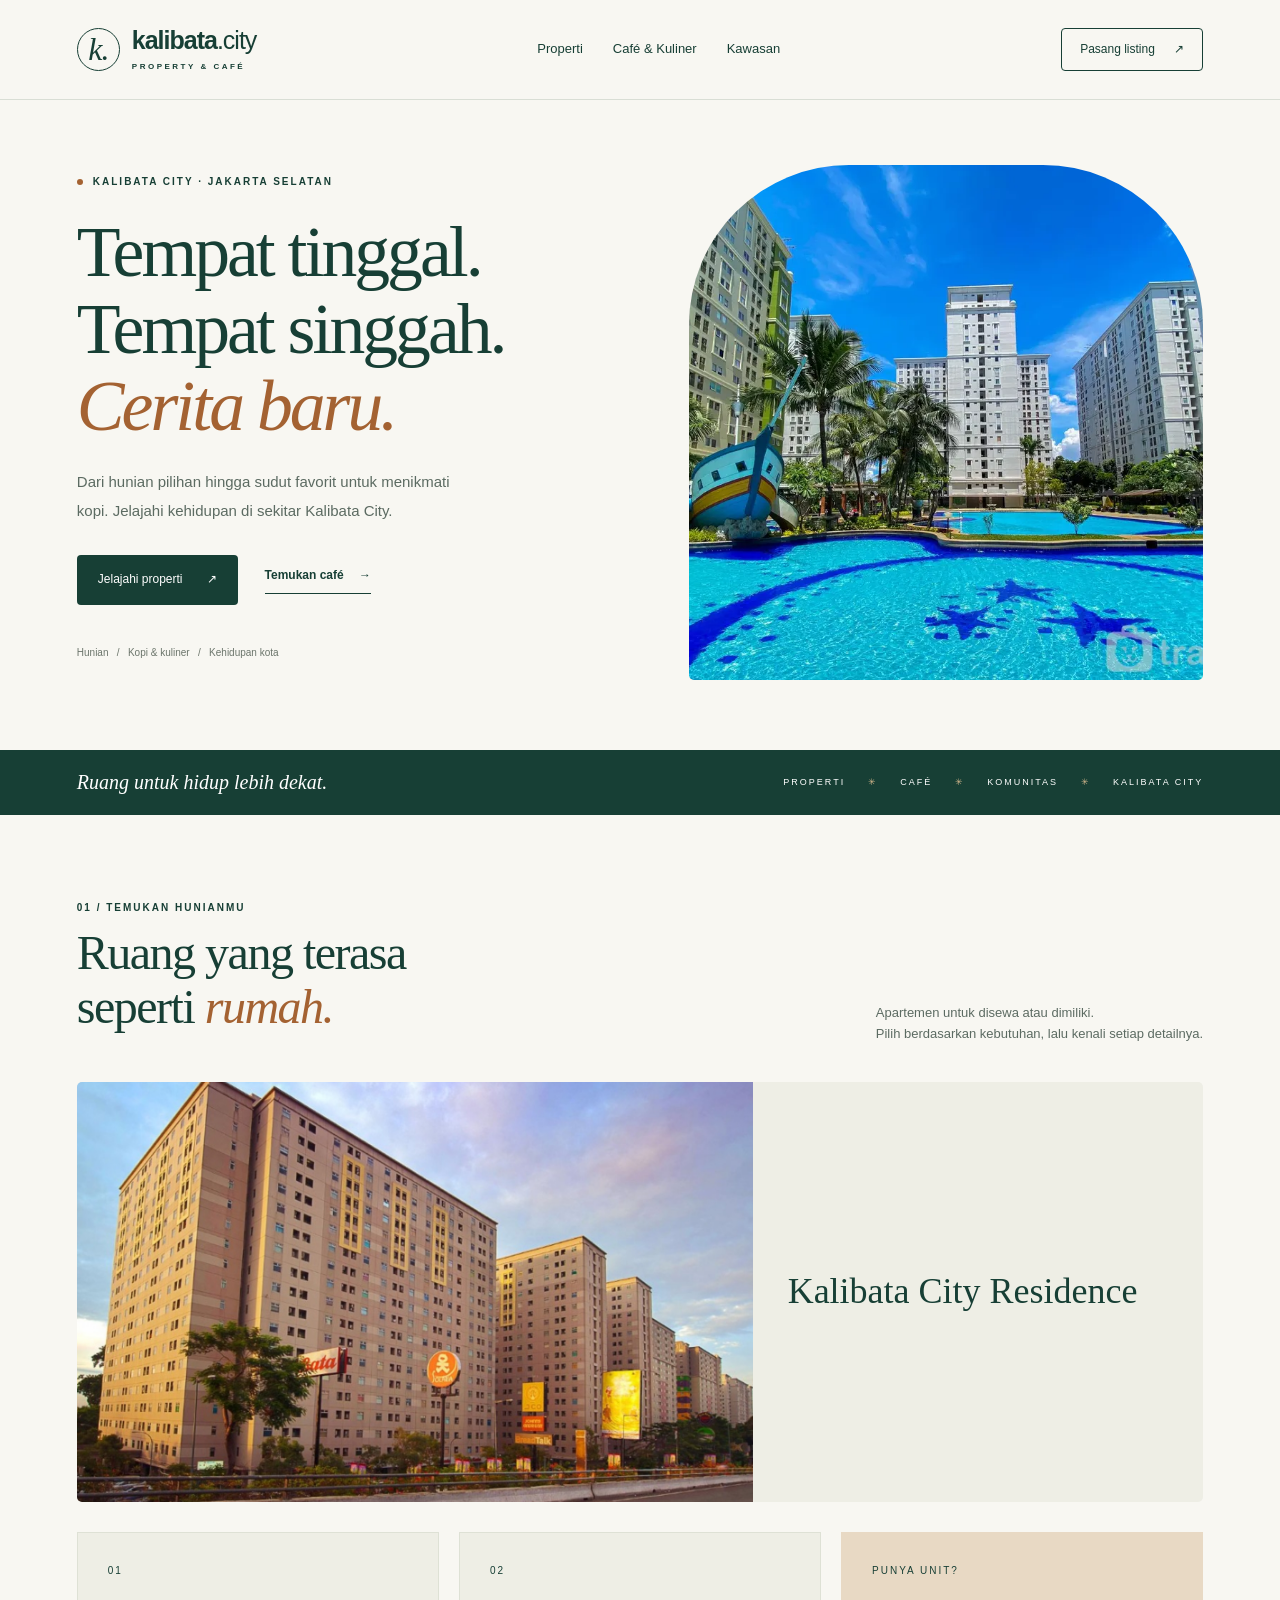
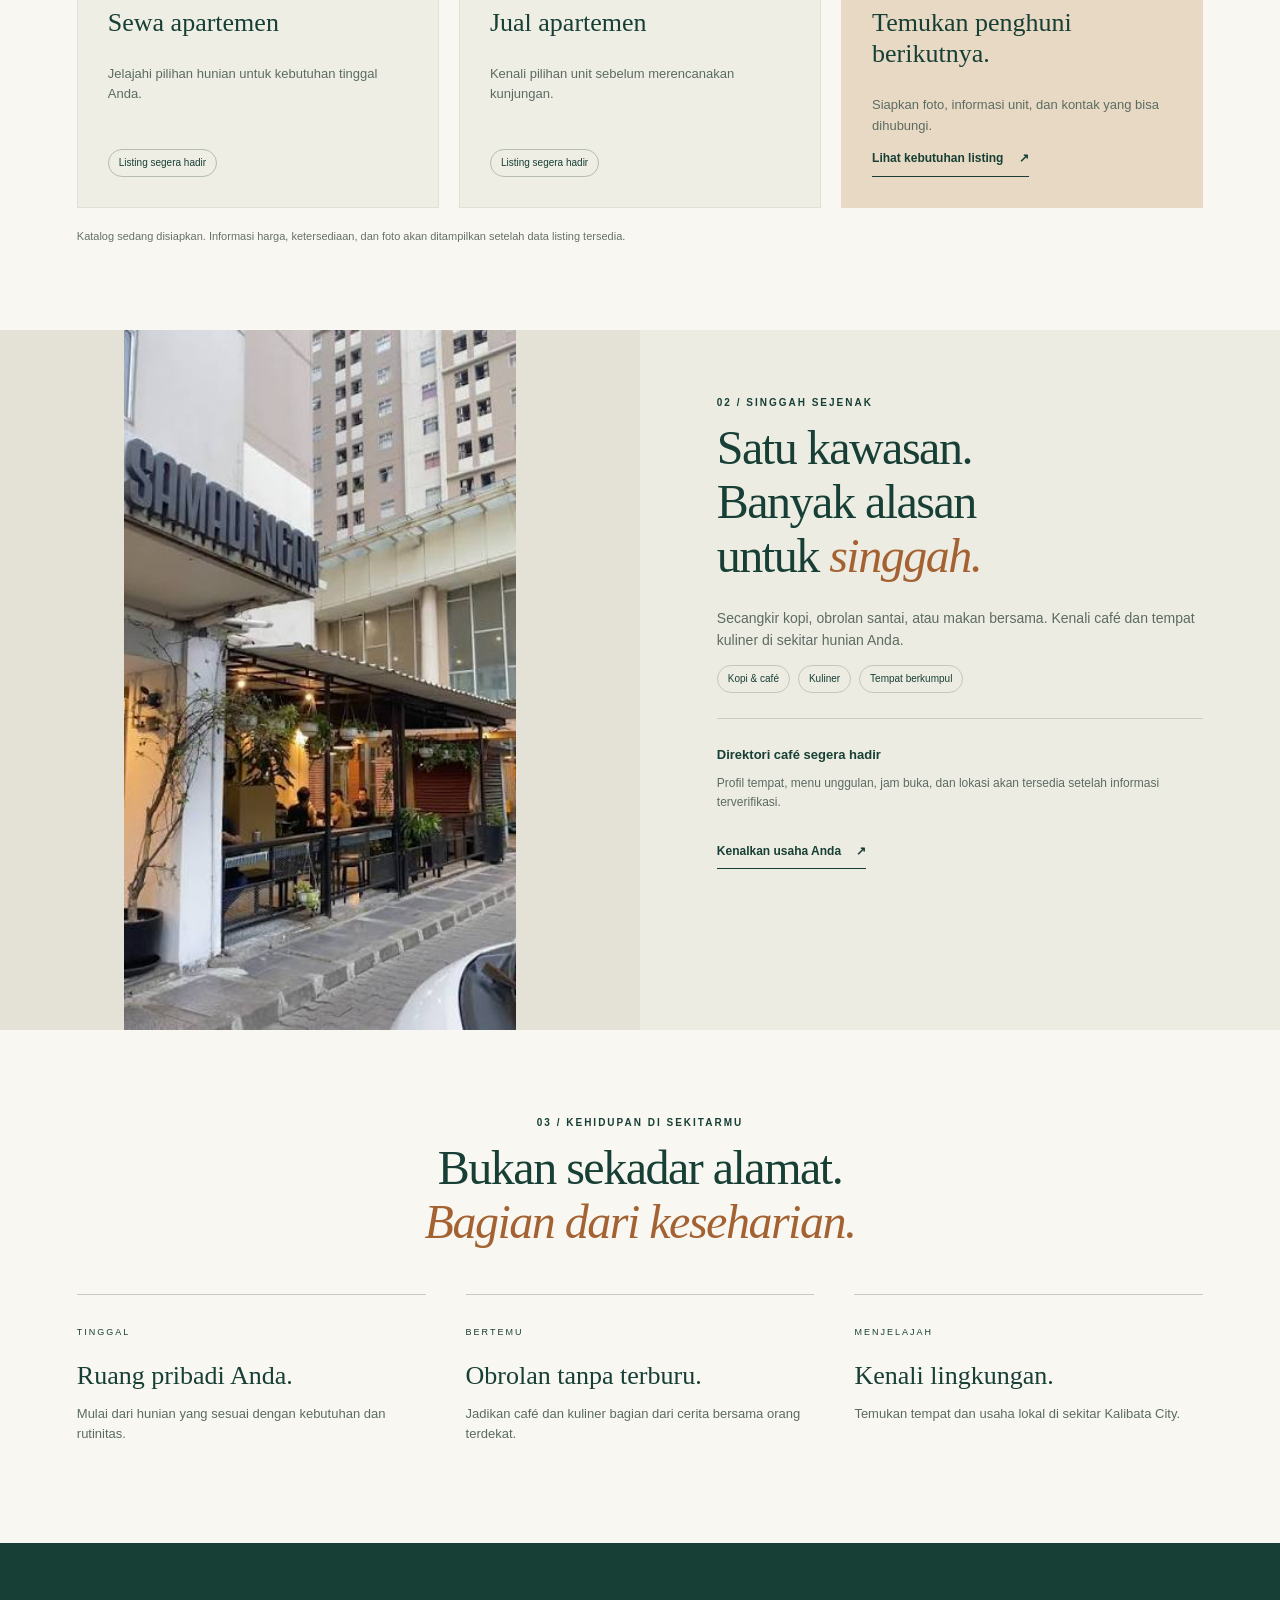
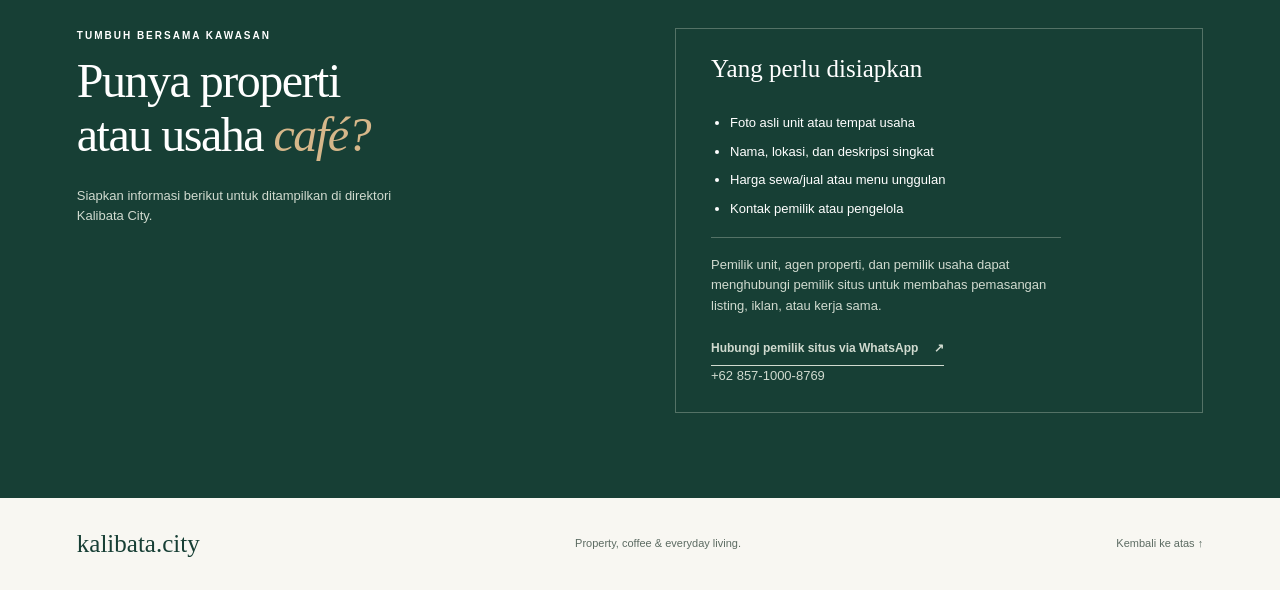
<file: index (1).html>
<!doctype html>
<html lang="id">
<head>
<meta charset="utf-8"><meta name="viewport" content="width=device-width,initial-scale=1">
<title>Kalibata City — Property & Café</title>
<meta name="description" content="Jelajahi hunian, properti, café, dan kuliner di Kalibata City. Ruang untuk tinggal, bertemu, dan menikmati hari.">
<meta name="theme-color" content="#173f35"><link rel="canonical" href="https://kalibata.city/">
<meta property="og:title" content="Kalibata City — Property & Café"><meta property="og:description" content="Temukan ruang untuk tinggal. Temukan tempat untuk singgah."><meta property="og:type" content="website"><meta property="og:url" content="https://kalibata.city/">
<link rel="stylesheet" href="property-cafe.css">
</head>
<body>
<a class="skip" href="#utama">Langsung ke konten</a>
<header class="header"><a class="brand" href="#beranda" aria-label="Kalibata City beranda"><span class="brand-icon" aria-hidden="true">k.</span><span>kalibata<span class="brand-city">.city</span><small>PROPERTY & CAFÉ</small></span></a><nav aria-label="Navigasi utama"><a href="#properti">Properti</a><a href="#cafe">Café & Kuliner</a><a href="#kawasan">Kawasan</a></nav><a class="nav-cta" href="https://wa.me/6285710008769?text=Halo%20pemilik%20situs%20Kalibata.city%2C%20saya%20ingin%20berdiskusi%20tentang%20pemasangan%20listing%20atau%20iklan.%20Saya%20pemilik%20unit%20%2F%20agen%20%2F%20pemilik%20usaha." target="_blank" rel="noopener noreferrer">Pasang listing <span aria-hidden="true">↗</span></a></header>
<main id="utama">
<section class="hero" id="beranda"><div class="hero-copy"><p class="eyebrow"><span></span> KALIBATA CITY · JAKARTA SELATAN</p><h1>Tempat tinggal.<br>Tempat singgah.<br><em>Cerita baru.</em></h1><p class="intro">Dari hunian pilihan hingga sudut favorit untuk menikmati kopi. Jelajahi kehidupan di sekitar Kalibata City.</p><div class="actions"><a class="button" href="#properti">Jelajahi properti <span aria-hidden="true">↗</span></a><a class="text-link" href="#cafe">Temukan café <span aria-hidden="true">→</span></a></div><p class="hero-note">Hunian &nbsp; / &nbsp; Kopi & kuliner &nbsp; / &nbsp; Kehidupan kota</p></div><div class="hero-art hero-photo"><img src="img/green-palace-cover.webp" alt="Apartemen Green Palace Kalibata City dengan kolam renang dan taman" width="1080" height="720" fetchpriority="high" decoding="async"></div></section>
<div class="strip"><span>Ruang untuk hidup lebih dekat.</span><p>PROPERTI <i>✳</i> CAFÉ <i>✳</i> KOMUNITAS <i>✳</i> KALIBATA CITY</p></div>
<section class="section" id="properti"><div class="section-top"><div><p class="eyebrow">01 / TEMUKAN HUNIANMU</p><h2>Ruang yang terasa<br>seperti <em>rumah.</em></h2></div><p>Apartemen untuk disewa atau dimiliki.<br>Pilih berdasarkan kebutuhan, lalu kenali setiap detailnya.</p></div><figure class="property-photo"><img src="img/kalibata-city-residence.jpg" alt="Gedung apartemen dan lingkungan Kalibata City Residence" width="1500" height="1000" loading="lazy" decoding="async"><figcaption>Kalibata City Residence</figcaption></figure><div class="category-grid"><article class="category"><span class="category-number">01</span><h3>Sewa apartemen</h3><p>Jelajahi pilihan hunian untuk kebutuhan tinggal Anda.</p><span class="status">Listing segera hadir</span></article><article class="category"><span class="category-number">02</span><h3>Jual apartemen</h3><p>Kenali pilihan unit sebelum merencanakan kunjungan.</p><span class="status">Listing segera hadir</span></article><article class="category feature"><span class="category-number">PUNYA UNIT?</span><h3>Temukan penghuni<br>berikutnya.</h3><p>Siapkan foto, informasi unit, dan kontak yang bisa dihubungi.</p><a class="text-link" href="#bergabung">Lihat kebutuhan listing <span aria-hidden="true">↗</span></a></article></div><p class="data-note">Katalog sedang disiapkan. Informasi harga, ketersediaan, dan foto akan ditampilkan setelah data listing tersedia.</p></section>
<section class="cafe-section" id="cafe"><div class="cafe-visual cafe-photo"><img src="img/cafe-kalibata-city.jpg" alt="Suasana café dengan area duduk terbuka di Kalibata City" width="335" height="597" loading="lazy" decoding="async"></div><div class="cafe-copy"><p class="eyebrow">02 / SINGGAH SEJENAK</p><h2>Satu kawasan.<br>Banyak alasan<br>untuk <em>singgah.</em></h2><p>Secangkir kopi, obrolan santai, atau makan bersama. Kenali café dan tempat kuliner di sekitar hunian Anda.</p><div class="tags"><span>Kopi & café</span><span>Kuliner</span><span>Tempat berkumpul</span></div><div class="cafe-notice"><strong>Direktori café segera hadir</strong><p>Profil tempat, menu unggulan, jam buka, dan lokasi akan tersedia setelah informasi terverifikasi.</p></div><a class="text-link" href="https://wa.me/6285710008769?text=Halo%20pemilik%20situs%20Kalibata.city%2C%20saya%20ingin%20mengenalkan%20usaha%20cafe%20atau%20kuliner%20saya%20dan%20berdiskusi%20tentang%20pemasangan%20listing." target="_blank" rel="noopener noreferrer">Kenalkan usaha Anda <span aria-hidden="true">↗</span></a></div></section>
<section class="section neighborhood" id="kawasan"><p class="eyebrow">03 / KEHIDUPAN DI SEKITARMU</p><h2>Bukan sekadar alamat.<br><em>Bagian dari keseharian.</em></h2><div class="neighborhood-grid"><div><span>TINGGAL</span><h3>Ruang pribadi Anda.</h3><p>Mulai dari hunian yang sesuai dengan kebutuhan dan rutinitas.</p></div><div><span>BERTEMU</span><h3>Obrolan tanpa terburu.</h3><p>Jadikan café dan kuliner bagian dari cerita bersama orang terdekat.</p></div><div><span>MENJELAJAH</span><h3>Kenali lingkungan.</h3><p>Temukan tempat dan usaha lokal di sekitar Kalibata City.</p></div></div></section>
<section class="join section" id="bergabung"><div><p class="eyebrow">TUMBUH BERSAMA KAWASAN</p><h2>Punya properti<br>atau usaha <em>café?</em></h2><p>Siapkan informasi berikut untuk ditampilkan di direktori Kalibata City.</p></div><div class="join-details"><h3>Yang perlu disiapkan</h3><ul><li>Foto asli unit atau tempat usaha</li><li>Nama, lokasi, dan deskripsi singkat</li><li>Harga sewa/jual atau menu unggulan</li><li>Kontak pemilik atau pengelola</li></ul><p class="join-note">Pemilik unit, agen properti, dan pemilik usaha dapat menghubungi pemilik situs untuk membahas pemasangan listing, iklan, atau kerja sama.<br><br><a class="text-link" href="https://wa.me/6285710008769?text=Halo%20pemilik%20situs%20Kalibata.city%2C%20saya%20ingin%20berdiskusi%20tentang%20pemasangan%20listing%20atau%20iklan.%20Saya%20pemilik%20unit%20%2F%20agen%20%2F%20pemilik%20usaha." target="_blank" rel="noopener noreferrer">Hubungi pemilik situs via WhatsApp <span aria-hidden="true">↗</span></a><br>+62 857-1000-8769</p></div></section>
</main><footer><a class="footer-brand" href="#beranda">kalibata.city</a><span>Property, coffee & everyday living.</span><a href="#beranda">Kembali ke atas ↑</a></footer>
</body></html>
</file>
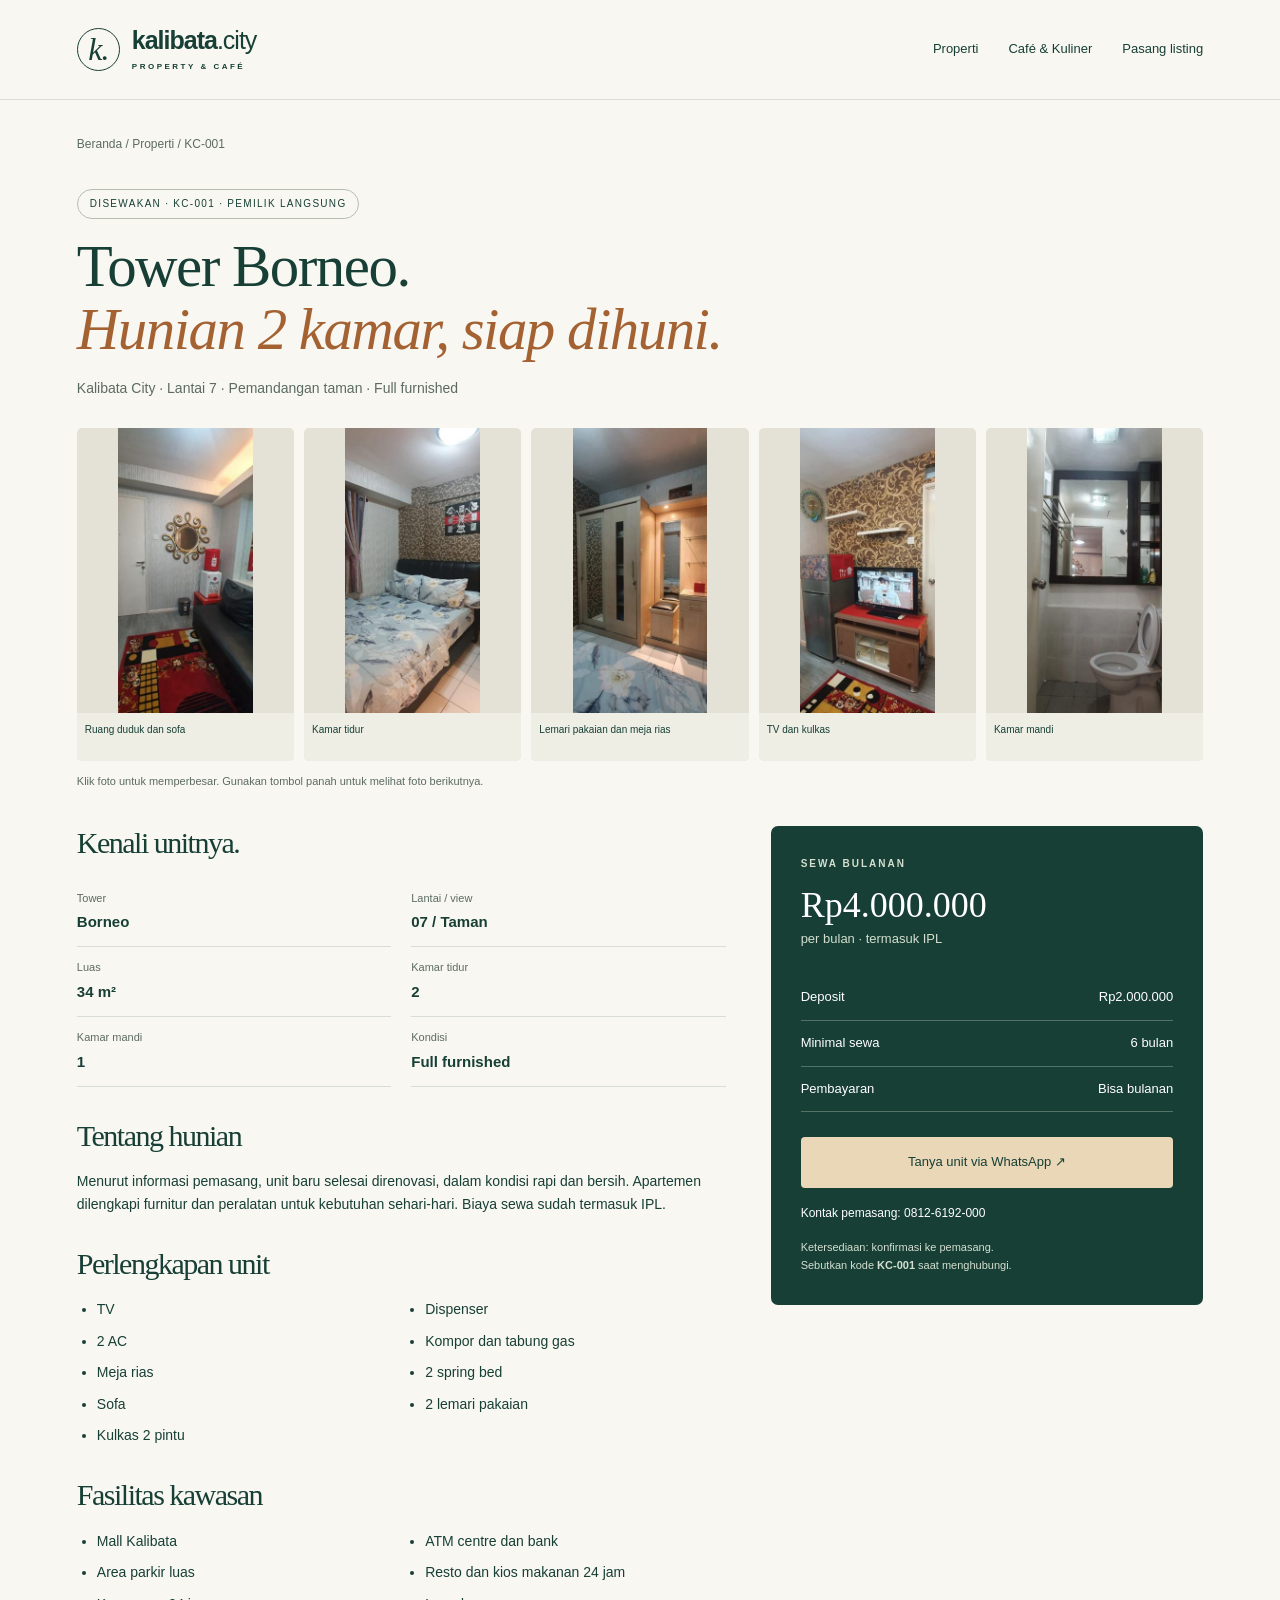
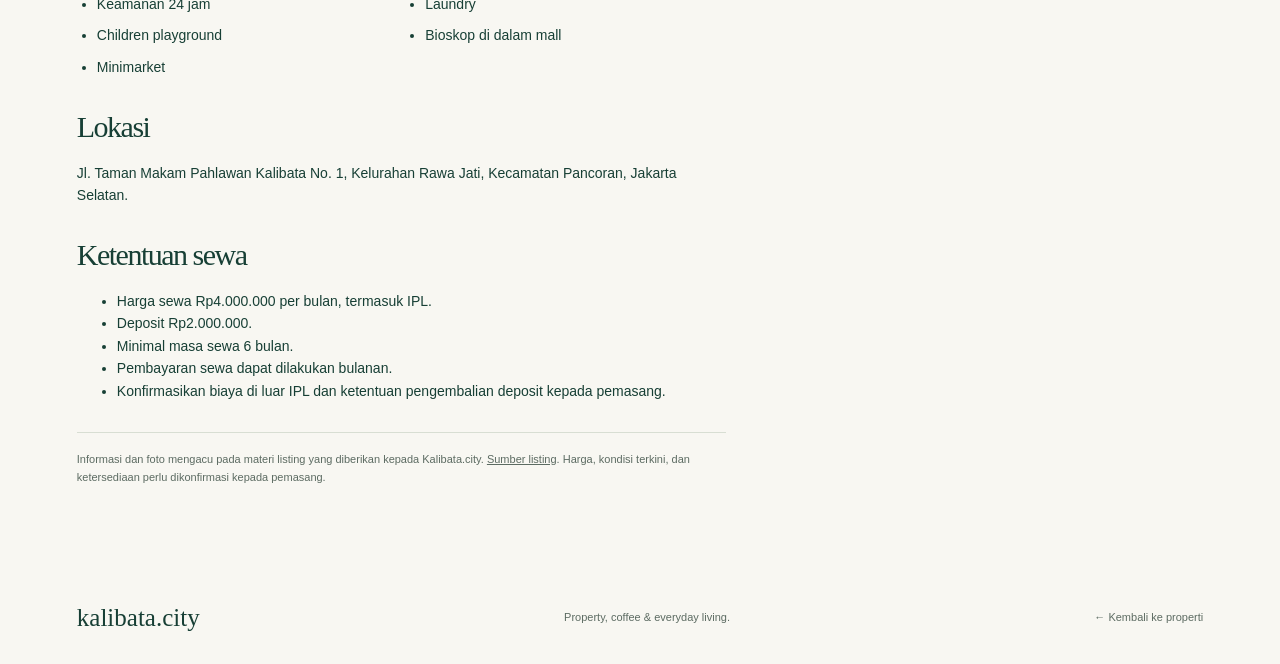
<file: kc-001-borneo-2-kamar.html>
<!doctype html><html lang="id"><head><meta charset="utf-8"><meta name="viewport" content="width=device-width,initial-scale=1"><title>Sewa Tower Borneo 2 Kamar, 34 m² — Kalibata City | KC-001</title><meta name="description" content="Sewa apartemen Kalibata City Tower Borneo lantai 7, 2 kamar tidur, 34 m², full furnished. Rp4 juta/bulan termasuk IPL, minimal 6 bulan."><link rel="canonical" href="https://kalibata.city/properti/kc-001-borneo-2-kamar.html"><meta property="og:title" content="Sewa Tower Borneo 2 Kamar — Rp4 Juta/Bulan"><meta property="og:description" content="34 m² • Full furnished • Lantai 7 • Termasuk IPL • Minimal sewa 6 bulan"><meta property="og:type" content="website"><meta property="og:url" content="https://kalibata.city/properti/kc-001-borneo-2-kamar.html"><meta property="og:image" content="https://kalibata.city/img/kc-001/foto-3.jpg"><meta name="theme-color" content="#173f35"><link rel="stylesheet" href="../property-cafe.css"><style>
.listing-main{max-width:1280px;margin:auto;padding:35px 6% 75px}.breadcrumb{font-size:12px;color:#5c6b62;margin-bottom:35px}.listing-head h1{font-size:clamp(35px,4.6vw,62px);max-width:900px;letter-spacing:-1.5px;margin:16px 0}.listing-head>p{font-size:14px;color:#5c6b62}.listing-label{font-size:10px;letter-spacing:1.3px;border:1px solid #b5bfb0;padding:6px 12px;border-radius:20px;display:inline-block}.gallery{display:grid;grid-template-columns:repeat(5,minmax(0,1fr));gap:10px;margin:28px 0 12px}.photo-tile{display:block;position:relative;background:#e4e2d7;border-radius:5px;overflow:hidden}.photo-tile img{display:block;width:100%;height:285px;object-fit:contain}.photo-tile span{display:block;font-size:10px;line-height:1.4;padding:10px 8px;color:#173f35;background:#eeeee5;min-height:48px}.gallery-hint{font-size:11px;color:#5c6b62}.detail-grid{display:grid;grid-template-columns:minmax(0,1.5fr) minmax(280px,1fr);gap:45px;margin-top:36px;align-items:start}.detail-copy h2{font-size:30px;margin:32px 0 18px}.detail-copy h2:first-child{margin-top:0}.detail-copy p,.detail-copy li{font-size:14px}.specs{display:grid;grid-template-columns:1fr 1fr;gap:0 20px;margin:0}.specs div{border-bottom:1px solid #d8ded3;padding:12px 0}.specs dt{font-size:11px;color:#5c6b62}.specs dd{margin:3px 0 0;font-size:15px;font-weight:bold}.feature-list{padding-left:20px;columns:2;column-gap:28px}.feature-list li{break-inside:avoid;margin-bottom:9px}.price-card{background:#173f35;color:#fff;border-radius:7px;padding:30px;position:sticky;top:24px}.price-card .eyebrow{color:#d4dfd0}.price-card .price{font:36px Georgia;margin:12px 0 3px}.price-card .period{font-size:13px;color:#d4dfd0}.price-card dl{font-size:13px;margin:25px 0}.price-card dl div{display:flex;justify-content:space-between;gap:15px;padding:12px 0;border-bottom:1px solid #527365}.price-card dd{margin:0;text-align:right}.price-card .button{display:flex;justify-content:center;background:#e9d7b8;color:#173f35;font-size:13px}.contact-caption{font-size:12px;margin:16px 0 0}.availability{font-size:11px;color:#d4dfd0;margin:16px 0 0}.source-note{border-top:1px solid #d8ded3;margin-top:30px;padding-top:18px;font-size:11px!important;color:#5c6b62}.source-note a{text-decoration:underline}.photo-dialog{border:0;border-radius:8px;padding:14px;background:#102d26;color:#fff;max-width:95vw;width:820px;max-height:95vh}.photo-dialog::backdrop{background:#000c}.dialog-top,.dialog-bottom{display:flex;align-items:center;justify-content:space-between;gap:15px}.photo-dialog button{background:#edf0e8;color:#173f35;border:0;border-radius:4px;padding:10px 15px;font:14px Arial;cursor:pointer}.photo-dialog img{display:block;max-width:100%;height:70vh;object-fit:contain;margin:12px auto}.dialog-bottom p{margin:0;font-size:12px;text-align:center}.dialog-top span{font-size:12px}@media(max-width:850px){.gallery{grid-template-columns:repeat(3,minmax(0,1fr))}.detail-grid{grid-template-columns:1fr}.price-card{position:static}.photo-tile img{height:250px}}@media(max-width:500px){.listing-main{padding:25px 5% 50px}.gallery{grid-template-columns:repeat(2,minmax(0,1fr));gap:8px}.photo-tile img{height:255px}.feature-list{columns:1}.price-card{padding:24px}.listing-head h1{font-size:39px}.photo-dialog img{height:62vh}}
</style></head><body><a class="skip" href="#detail">Langsung ke detail unit</a><header class="header"><a class="brand" href="../index.html"><span class="brand-icon" aria-hidden="true">k.</span><span>kalibata<span class="brand-city">.city</span><small>PROPERTY & CAFÉ</small></span></a><nav aria-label="Navigasi utama"><a href="../index.html#properti">Properti</a><a href="../index.html#cafe">Café & Kuliner</a><a href="../index.html#bergabung">Pasang listing</a></nav></header><main class="listing-main" id="detail"><nav class="breadcrumb" aria-label="Breadcrumb"><a href="../index.html">Beranda</a> / <a href="../index.html#properti">Properti</a> / KC-001</nav><div class="listing-head"><span class="listing-label">DISEWAKAN · KC-001 · PEMILIK LANGSUNG</span><h1>Tower Borneo.<br><em>Hunian 2 kamar, siap dihuni.</em></h1><p>Kalibata City · Lantai 7 · Pemandangan taman · Full furnished</p></div><div class="gallery"><a class="photo-tile" href="../img/kc-001/foto-2.jpg" data-photo="0"><img src="../img/kc-001/foto-2.jpg" alt="Ruang duduk dan sofa — unit KC-001 Tower Borneo" width="284" height="600" fetchpriority="high"><span>Ruang duduk dan sofa</span></a><a class="photo-tile" href="../img/kc-001/foto-3.jpg" data-photo="1"><img src="../img/kc-001/foto-3.jpg" alt="Kamar tidur — unit KC-001 Tower Borneo" width="284" height="600" loading="lazy"><span>Kamar tidur</span></a><a class="photo-tile" href="../img/kc-001/foto-4.jpg" data-photo="2"><img src="../img/kc-001/foto-4.jpg" alt="Lemari pakaian dan meja rias — unit KC-001 Tower Borneo" width="284" height="600" loading="lazy"><span>Lemari pakaian dan meja rias</span></a><a class="photo-tile" href="../img/kc-001/foto-5.jpg" data-photo="3"><img src="../img/kc-001/foto-5.jpg" alt="TV dan kulkas — unit KC-001 Tower Borneo" width="284" height="600" loading="lazy"><span>TV dan kulkas</span></a><a class="photo-tile" href="../img/kc-001/foto-6.jpg" data-photo="4"><img src="../img/kc-001/foto-6.jpg" alt="Kamar mandi — unit KC-001 Tower Borneo" width="284" height="600" loading="lazy"><span>Kamar mandi</span></a></div><p class="gallery-hint">Klik foto untuk memperbesar. Gunakan tombol panah untuk melihat foto berikutnya.</p><div class="detail-grid"><div class="detail-copy"><h2>Kenali unitnya.</h2><dl class="specs"><div><dt>Tower</dt><dd>Borneo</dd></div><div><dt>Lantai / view</dt><dd>07 / Taman</dd></div><div><dt>Luas</dt><dd>34 m²</dd></div><div><dt>Kamar tidur</dt><dd>2</dd></div><div><dt>Kamar mandi</dt><dd>1</dd></div><div><dt>Kondisi</dt><dd>Full furnished</dd></div></dl><h2>Tentang hunian</h2><p>Menurut informasi pemasang, unit baru selesai direnovasi, dalam kondisi rapi dan bersih. Apartemen dilengkapi furnitur dan peralatan untuk kebutuhan sehari-hari. Biaya sewa sudah termasuk IPL.</p><h2>Perlengkapan unit</h2><ul class="feature-list"><li>TV</li><li>2 AC</li><li>Meja rias</li><li>Sofa</li><li>Kulkas 2 pintu</li><li>Dispenser</li><li>Kompor dan tabung gas</li><li>2 spring bed</li><li>2 lemari pakaian</li></ul><h2>Fasilitas kawasan</h2><ul class="feature-list"><li>Mall Kalibata</li><li>Area parkir luas</li><li>Keamanan 24 jam</li><li>Children playground</li><li>Minimarket</li><li>ATM centre dan bank</li><li>Resto dan kios makanan 24 jam</li><li>Laundry</li><li>Bioskop di dalam mall</li></ul><h2>Lokasi</h2><p>Jl. Taman Makam Pahlawan Kalibata No. 1, Kelurahan Rawa Jati, Kecamatan Pancoran, Jakarta Selatan.</p><h2>Ketentuan sewa</h2><ul><li>Harga sewa Rp4.000.000 per bulan, termasuk IPL.</li><li>Deposit Rp2.000.000.</li><li>Minimal masa sewa 6 bulan.</li><li>Pembayaran sewa dapat dilakukan bulanan.</li><li>Konfirmasikan biaya di luar IPL dan ketentuan pengembalian deposit kepada pemasang.</li></ul><p class="source-note">Informasi dan foto mengacu pada materi listing yang diberikan kepada Kalibata.city. <a href="https://www.sewa-apartemen.net/207844/disewakan-apartemen-kalibata-city-tower-borneo-2br-furnished-pemilik-langsung-baru-renovasi1/" target="_blank" rel="noopener noreferrer">Sumber listing</a>. Harga, kondisi terkini, dan ketersediaan perlu dikonfirmasi kepada pemasang.</p></div><aside class="price-card" aria-label="Harga dan kontak pemasang"><p class="eyebrow">SEWA BULANAN</p><p class="price">Rp4.000.000</p><p class="period">per bulan · termasuk IPL</p><dl><div><dt>Deposit</dt><dd>Rp2.000.000</dd></div><div><dt>Minimal sewa</dt><dd>6 bulan</dd></div><div><dt>Pembayaran</dt><dd>Bisa bulanan</dd></div></dl><a class="button" href="https://wa.me/628126192000?text=Halo%2C%20saya%20tertarik%20dengan%20listing%20KC-001%20di%20Kalibata.city%3A%20Tower%20Borneo%20lantai%207%2C%202%20kamar%20tidur%2C%20sewa%20Rp4.000.000%2Fbulan.%20Apakah%20unit%20masih%20tersedia%3F%20Saya%20ingin%20menanyakan%20detail%20dan%20jadwal%20survei." target="_blank" rel="noopener noreferrer">Tanya unit via WhatsApp ↗</a><p class="contact-caption">Kontak pemasang: <a href="tel:+628126192000">0812-6192-000</a></p><p class="availability">Ketersediaan: konfirmasi ke pemasang.<br>Sebutkan kode <strong>KC-001</strong> saat menghubungi.</p></aside></div></main><footer><a class="footer-brand" href="../index.html">kalibata.city</a><span>Property, coffee & everyday living.</span><a href="../index.html#properti">← Kembali ke properti</a></footer><dialog class="photo-dialog" aria-label="Galeri foto unit KC-001"><div class="dialog-top"><span>KC-001 · Tower Borneo</span><button type="button" id="close-photo" aria-label="Tutup galeri">Tutup ×</button></div><img id="large-photo" alt=""><div class="dialog-bottom"><button type="button" id="prev-photo" aria-label="Foto sebelumnya">←</button><p id="photo-caption" aria-live="polite"></p><button type="button" id="next-photo" aria-label="Foto berikutnya">→</button></div></dialog><script>
const links=[...document.querySelectorAll('[data-photo]')],dialog=document.querySelector('dialog'),large=document.getElementById('large-photo'),caption=document.getElementById('photo-caption');let current=0;
function showPhoto(n){current=(n+links.length)%links.length;large.src=links[current].href;large.alt=links[current].querySelector('img').alt;caption.textContent=(current+1)+' / '+links.length+' — '+links[current].querySelector('span').textContent;}
links.forEach((link,n)=>link.addEventListener('click',e=>{if(typeof dialog.showModal!=='function')return;e.preventDefault();showPhoto(n);dialog.showModal();}));
document.getElementById('close-photo').addEventListener('click',()=>dialog.close());document.getElementById('prev-photo').addEventListener('click',()=>showPhoto(current-1));document.getElementById('next-photo').addEventListener('click',()=>showPhoto(current+1));dialog.addEventListener('keydown',e=>{if(e.key==='ArrowRight'){e.preventDefault();showPhoto(current+1);}if(e.key==='ArrowLeft'){e.preventDefault();showPhoto(current-1);}});dialog.addEventListener('click',e=>{if(e.target===dialog){const r=dialog.getBoundingClientRect();if(e.clientX<r.left||e.clientX>r.right||e.clientY<r.top||e.clientY>r.bottom)dialog.close();}});
</script></body></html>
</file>
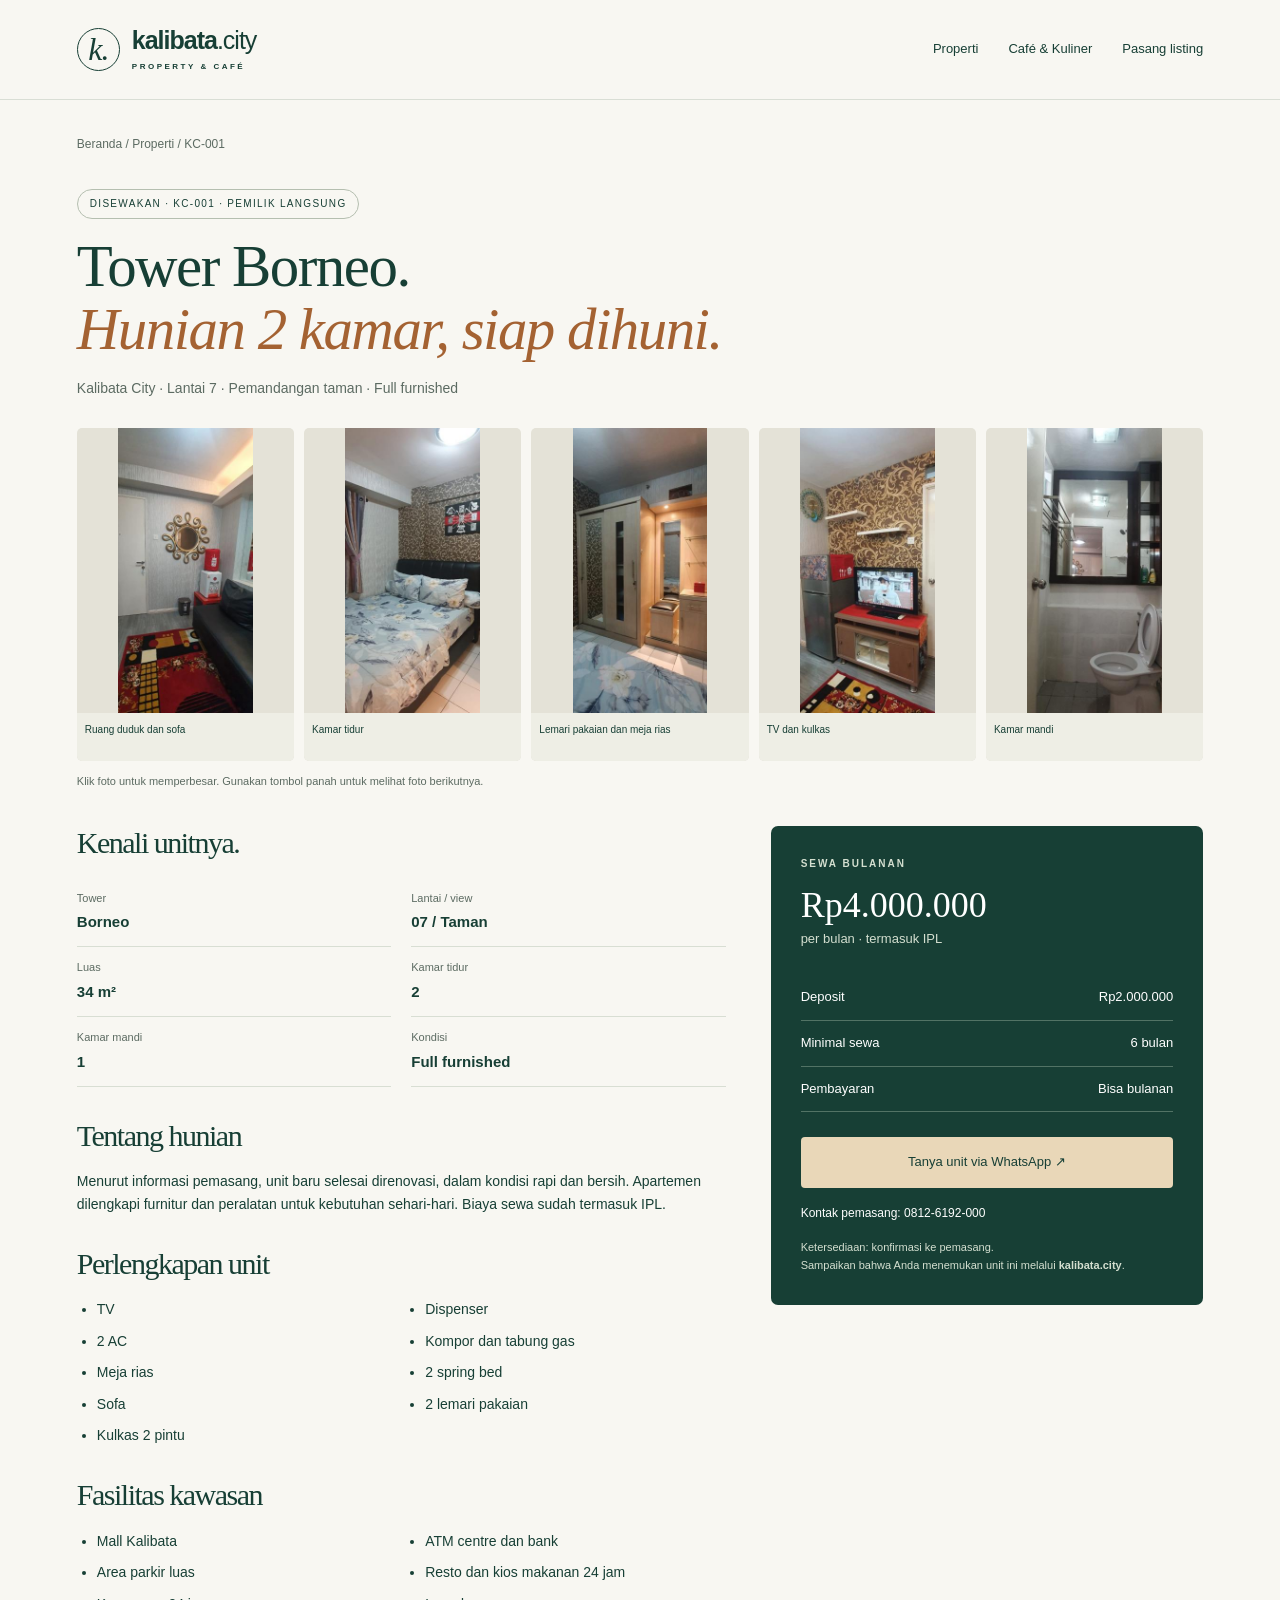
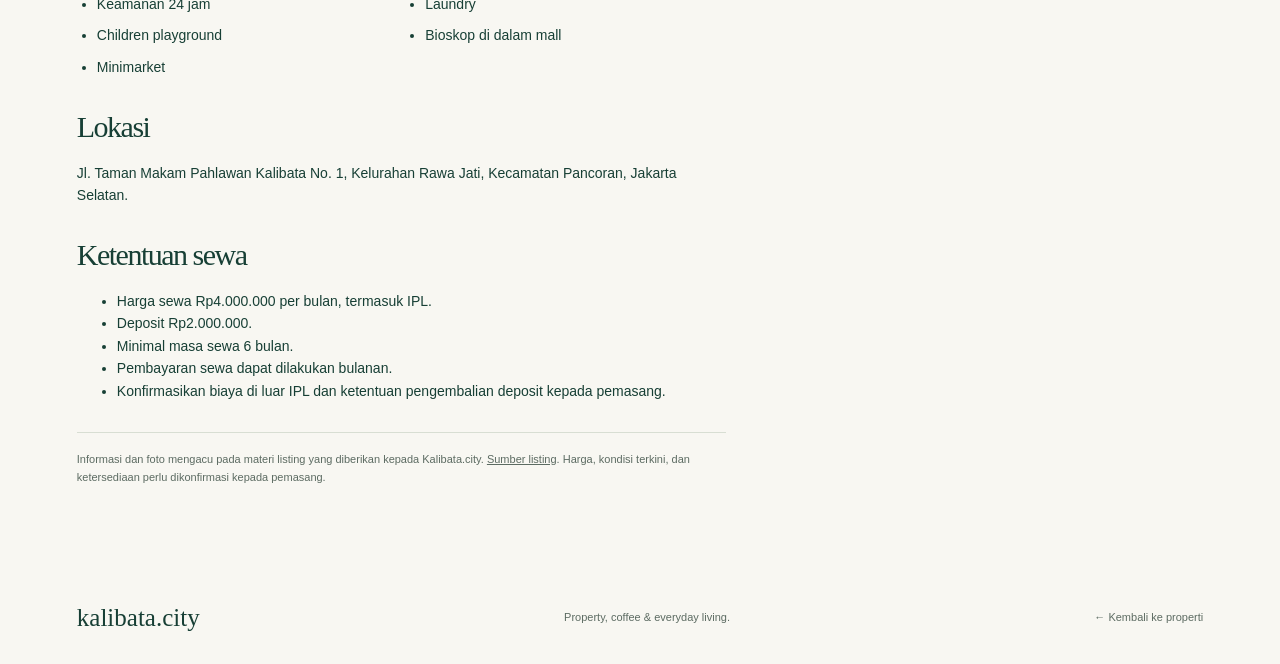
<file: properti/kc-001-borneo-2-kamar.html>
<!doctype html><html lang="id"><head><meta charset="utf-8"><meta name="viewport" content="width=device-width,initial-scale=1"><title>Sewa Tower Borneo 2 Kamar, 34 m² — Kalibata City | KC-001</title><meta name="description" content="Sewa apartemen Kalibata City Tower Borneo lantai 7, 2 kamar tidur, 34 m², full furnished. Rp4 juta/bulan termasuk IPL, minimal 6 bulan."><link rel="canonical" href="https://kalibata.city/properti/kc-001-borneo-2-kamar.html"><meta property="og:title" content="Sewa Tower Borneo 2 Kamar — Rp4 Juta/Bulan"><meta property="og:description" content="34 m² • Full furnished • Lantai 7 • Termasuk IPL • Minimal sewa 6 bulan"><meta property="og:type" content="website"><meta property="og:url" content="https://kalibata.city/properti/kc-001-borneo-2-kamar.html"><meta property="og:image" content="https://kalibata.city/img/kc-001/foto-3.jpg"><meta name="theme-color" content="#173f35"><link rel="stylesheet" href="../property-cafe.css"><style>
.listing-main{max-width:1280px;margin:auto;padding:35px 6% 75px}.breadcrumb{font-size:12px;color:#5c6b62;margin-bottom:35px}.listing-head h1{font-size:clamp(35px,4.6vw,62px);max-width:900px;letter-spacing:-1.5px;margin:16px 0}.listing-head>p{font-size:14px;color:#5c6b62}.listing-label{font-size:10px;letter-spacing:1.3px;border:1px solid #b5bfb0;padding:6px 12px;border-radius:20px;display:inline-block}.gallery{display:grid;grid-template-columns:repeat(5,minmax(0,1fr));gap:10px;margin:28px 0 12px}.photo-tile{display:block;position:relative;background:#e4e2d7;border-radius:5px;overflow:hidden}.photo-tile img{display:block;width:100%;height:285px;object-fit:contain}.photo-tile span{display:block;font-size:10px;line-height:1.4;padding:10px 8px;color:#173f35;background:#eeeee5;min-height:48px}.gallery-hint{font-size:11px;color:#5c6b62}.detail-grid{display:grid;grid-template-columns:minmax(0,1.5fr) minmax(280px,1fr);gap:45px;margin-top:36px;align-items:start}.detail-copy h2{font-size:30px;margin:32px 0 18px}.detail-copy h2:first-child{margin-top:0}.detail-copy p,.detail-copy li{font-size:14px}.specs{display:grid;grid-template-columns:1fr 1fr;gap:0 20px;margin:0}.specs div{border-bottom:1px solid #d8ded3;padding:12px 0}.specs dt{font-size:11px;color:#5c6b62}.specs dd{margin:3px 0 0;font-size:15px;font-weight:bold}.feature-list{padding-left:20px;columns:2;column-gap:28px}.feature-list li{break-inside:avoid;margin-bottom:9px}.price-card{background:#173f35;color:#fff;border-radius:7px;padding:30px;position:sticky;top:24px}.price-card .eyebrow{color:#d4dfd0}.price-card .price{font:36px Georgia;margin:12px 0 3px}.price-card .period{font-size:13px;color:#d4dfd0}.price-card dl{font-size:13px;margin:25px 0}.price-card dl div{display:flex;justify-content:space-between;gap:15px;padding:12px 0;border-bottom:1px solid #527365}.price-card dd{margin:0;text-align:right}.price-card .button{display:flex;justify-content:center;background:#e9d7b8;color:#173f35;font-size:13px}.contact-caption{font-size:12px;margin:16px 0 0}.availability{font-size:11px;color:#d4dfd0;margin:16px 0 0}.source-note{border-top:1px solid #d8ded3;margin-top:30px;padding-top:18px;font-size:11px!important;color:#5c6b62}.source-note a{text-decoration:underline}.photo-dialog{border:0;border-radius:8px;padding:14px;background:#102d26;color:#fff;max-width:95vw;width:820px;max-height:95vh}.photo-dialog::backdrop{background:#000c}.dialog-top,.dialog-bottom{display:flex;align-items:center;justify-content:space-between;gap:15px}.photo-dialog button{background:#edf0e8;color:#173f35;border:0;border-radius:4px;padding:10px 15px;font:14px Arial;cursor:pointer}.photo-dialog img{display:block;max-width:100%;height:70vh;object-fit:contain;margin:12px auto}.dialog-bottom p{margin:0;font-size:12px;text-align:center}.dialog-top span{font-size:12px}@media(max-width:850px){.gallery{grid-template-columns:repeat(3,minmax(0,1fr))}.detail-grid{grid-template-columns:1fr}.price-card{position:static}.photo-tile img{height:250px}}@media(max-width:500px){.listing-main{padding:25px 5% 50px}.gallery{grid-template-columns:repeat(2,minmax(0,1fr));gap:8px}.photo-tile img{height:255px}.feature-list{columns:1}.price-card{padding:24px}.listing-head h1{font-size:39px}.photo-dialog img{height:62vh}}
</style></head><body><a class="skip" href="#detail">Langsung ke detail unit</a><header class="header"><a class="brand" href="../index.html"><span class="brand-icon" aria-hidden="true">k.</span><span>kalibata<span class="brand-city">.city</span><small>PROPERTY & CAFÉ</small></span></a><nav aria-label="Navigasi utama"><a href="../index.html#properti">Properti</a><a href="../index.html#cafe">Café & Kuliner</a><a href="../index.html#bergabung">Pasang listing</a></nav></header><main class="listing-main" id="detail"><nav class="breadcrumb" aria-label="Breadcrumb"><a href="../index.html">Beranda</a> / <a href="../index.html#properti">Properti</a> / KC-001</nav><div class="listing-head"><span class="listing-label">DISEWAKAN · KC-001 · PEMILIK LANGSUNG</span><h1>Tower Borneo.<br><em>Hunian 2 kamar, siap dihuni.</em></h1><p>Kalibata City · Lantai 7 · Pemandangan taman · Full furnished</p></div><div class="gallery"><a class="photo-tile" href="../img/kc-001/foto-2.jpg" data-photo="0"><img src="../img/kc-001/foto-2.jpg" alt="Ruang duduk dan sofa — unit KC-001 Tower Borneo" width="284" height="600" fetchpriority="high"><span>Ruang duduk dan sofa</span></a><a class="photo-tile" href="../img/kc-001/foto-3.jpg" data-photo="1"><img src="../img/kc-001/foto-3.jpg" alt="Kamar tidur — unit KC-001 Tower Borneo" width="284" height="600" loading="lazy"><span>Kamar tidur</span></a><a class="photo-tile" href="../img/kc-001/foto-4.jpg" data-photo="2"><img src="../img/kc-001/foto-4.jpg" alt="Lemari pakaian dan meja rias — unit KC-001 Tower Borneo" width="284" height="600" loading="lazy"><span>Lemari pakaian dan meja rias</span></a><a class="photo-tile" href="../img/kc-001/foto-5.jpg" data-photo="3"><img src="../img/kc-001/foto-5.jpg" alt="TV dan kulkas — unit KC-001 Tower Borneo" width="284" height="600" loading="lazy"><span>TV dan kulkas</span></a><a class="photo-tile" href="../img/kc-001/foto-6.jpg" data-photo="4"><img src="../img/kc-001/foto-6.jpg" alt="Kamar mandi — unit KC-001 Tower Borneo" width="284" height="600" loading="lazy"><span>Kamar mandi</span></a></div><p class="gallery-hint">Klik foto untuk memperbesar. Gunakan tombol panah untuk melihat foto berikutnya.</p><div class="detail-grid"><div class="detail-copy"><h2>Kenali unitnya.</h2><dl class="specs"><div><dt>Tower</dt><dd>Borneo</dd></div><div><dt>Lantai / view</dt><dd>07 / Taman</dd></div><div><dt>Luas</dt><dd>34 m²</dd></div><div><dt>Kamar tidur</dt><dd>2</dd></div><div><dt>Kamar mandi</dt><dd>1</dd></div><div><dt>Kondisi</dt><dd>Full furnished</dd></div></dl><h2>Tentang hunian</h2><p>Menurut informasi pemasang, unit baru selesai direnovasi, dalam kondisi rapi dan bersih. Apartemen dilengkapi furnitur dan peralatan untuk kebutuhan sehari-hari. Biaya sewa sudah termasuk IPL.</p><h2>Perlengkapan unit</h2><ul class="feature-list"><li>TV</li><li>2 AC</li><li>Meja rias</li><li>Sofa</li><li>Kulkas 2 pintu</li><li>Dispenser</li><li>Kompor dan tabung gas</li><li>2 spring bed</li><li>2 lemari pakaian</li></ul><h2>Fasilitas kawasan</h2><ul class="feature-list"><li>Mall Kalibata</li><li>Area parkir luas</li><li>Keamanan 24 jam</li><li>Children playground</li><li>Minimarket</li><li>ATM centre dan bank</li><li>Resto dan kios makanan 24 jam</li><li>Laundry</li><li>Bioskop di dalam mall</li></ul><h2>Lokasi</h2><p>Jl. Taman Makam Pahlawan Kalibata No. 1, Kelurahan Rawa Jati, Kecamatan Pancoran, Jakarta Selatan.</p><h2>Ketentuan sewa</h2><ul><li>Harga sewa Rp4.000.000 per bulan, termasuk IPL.</li><li>Deposit Rp2.000.000.</li><li>Minimal masa sewa 6 bulan.</li><li>Pembayaran sewa dapat dilakukan bulanan.</li><li>Konfirmasikan biaya di luar IPL dan ketentuan pengembalian deposit kepada pemasang.</li></ul><p class="source-note">Informasi dan foto mengacu pada materi listing yang diberikan kepada Kalibata.city. <a href="https://www.sewa-apartemen.net/207844/disewakan-apartemen-kalibata-city-tower-borneo-2br-furnished-pemilik-langsung-baru-renovasi1/" target="_blank" rel="noopener noreferrer">Sumber listing</a>. Harga, kondisi terkini, dan ketersediaan perlu dikonfirmasi kepada pemasang.</p></div><aside class="price-card" aria-label="Harga dan kontak pemasang"><p class="eyebrow">SEWA BULANAN</p><p class="price">Rp4.000.000</p><p class="period">per bulan · termasuk IPL</p><dl><div><dt>Deposit</dt><dd>Rp2.000.000</dd></div><div><dt>Minimal sewa</dt><dd>6 bulan</dd></div><div><dt>Pembayaran</dt><dd>Bisa bulanan</dd></div></dl><a class="button" href="https://wa.me/628126192000?text=Halo%2C%20saya%20menghubungi%20dari%20kalibata.city.%20Saya%20tertarik%20dengan%20unit%20Tower%20Borneo%20lantai%207%2C%202%20kamar%20tidur%2C%20sewa%20Rp4.000.000%20per%20bulan.%20Saya%20melihat%20listing%20ini%20di%20https%3A%2F%2Fkalibata.city%2Fproperti%2Fkc-001-borneo-2-kamar.html.%20Apakah%20unit%20masih%20tersedia%3F%20Saya%20ingin%20menanyakan%20detail%20dan%20jadwal%20survei." target="_blank" rel="noopener noreferrer">Tanya unit via WhatsApp ↗</a><p class="contact-caption">Kontak pemasang: <a href="tel:+628126192000">0812-6192-000</a></p><p class="availability">Ketersediaan: konfirmasi ke pemasang.<br>Sampaikan bahwa Anda menemukan unit ini melalui <strong>kalibata.city</strong>.</p></aside></div></main><footer><a class="footer-brand" href="../index.html">kalibata.city</a><span>Property, coffee & everyday living.</span><a href="../index.html#properti">← Kembali ke properti</a></footer><dialog class="photo-dialog" aria-label="Galeri foto unit KC-001"><div class="dialog-top"><span>KC-001 · Tower Borneo</span><button type="button" id="close-photo" aria-label="Tutup galeri">Tutup ×</button></div><img id="large-photo" alt=""><div class="dialog-bottom"><button type="button" id="prev-photo" aria-label="Foto sebelumnya">←</button><p id="photo-caption" aria-live="polite"></p><button type="button" id="next-photo" aria-label="Foto berikutnya">→</button></div></dialog><script>
const links=[...document.querySelectorAll('[data-photo]')],dialog=document.querySelector('dialog'),large=document.getElementById('large-photo'),caption=document.getElementById('photo-caption');let current=0;
function showPhoto(n){current=(n+links.length)%links.length;large.src=links[current].href;large.alt=links[current].querySelector('img').alt;caption.textContent=(current+1)+' / '+links.length+' — '+links[current].querySelector('span').textContent;}
links.forEach((link,n)=>link.addEventListener('click',e=>{if(typeof dialog.showModal!=='function')return;e.preventDefault();showPhoto(n);dialog.showModal();}));
document.getElementById('close-photo').addEventListener('click',()=>dialog.close());document.getElementById('prev-photo').addEventListener('click',()=>showPhoto(current-1));document.getElementById('next-photo').addEventListener('click',()=>showPhoto(current+1));dialog.addEventListener('keydown',e=>{if(e.key==='ArrowRight'){e.preventDefault();showPhoto(current+1);}if(e.key==='ArrowLeft'){e.preventDefault();showPhoto(current-1);}});dialog.addEventListener('click',e=>{if(e.target===dialog){const r=dialog.getBoundingClientRect();if(e.clientX<r.left||e.clientX>r.right||e.clientY<r.top||e.clientY>r.bottom)dialog.close();}});
</script></body></html>
</file>
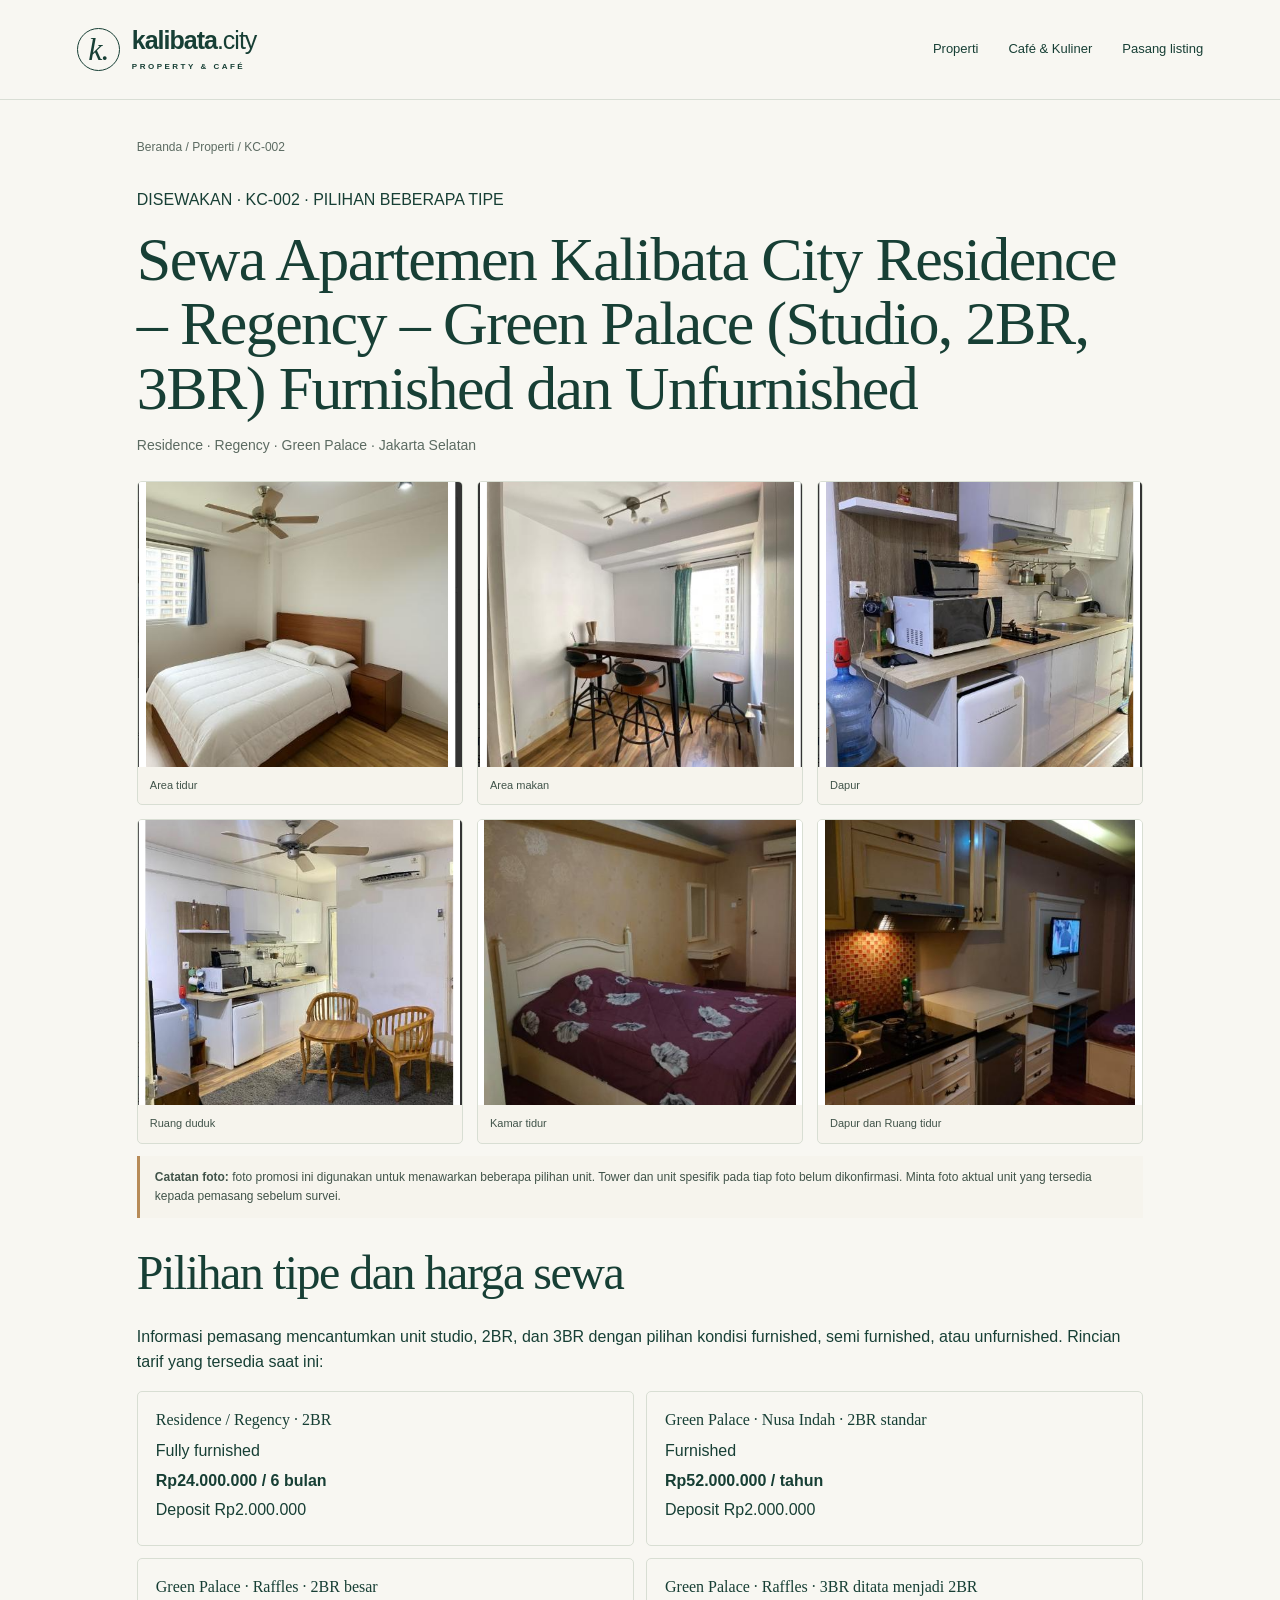
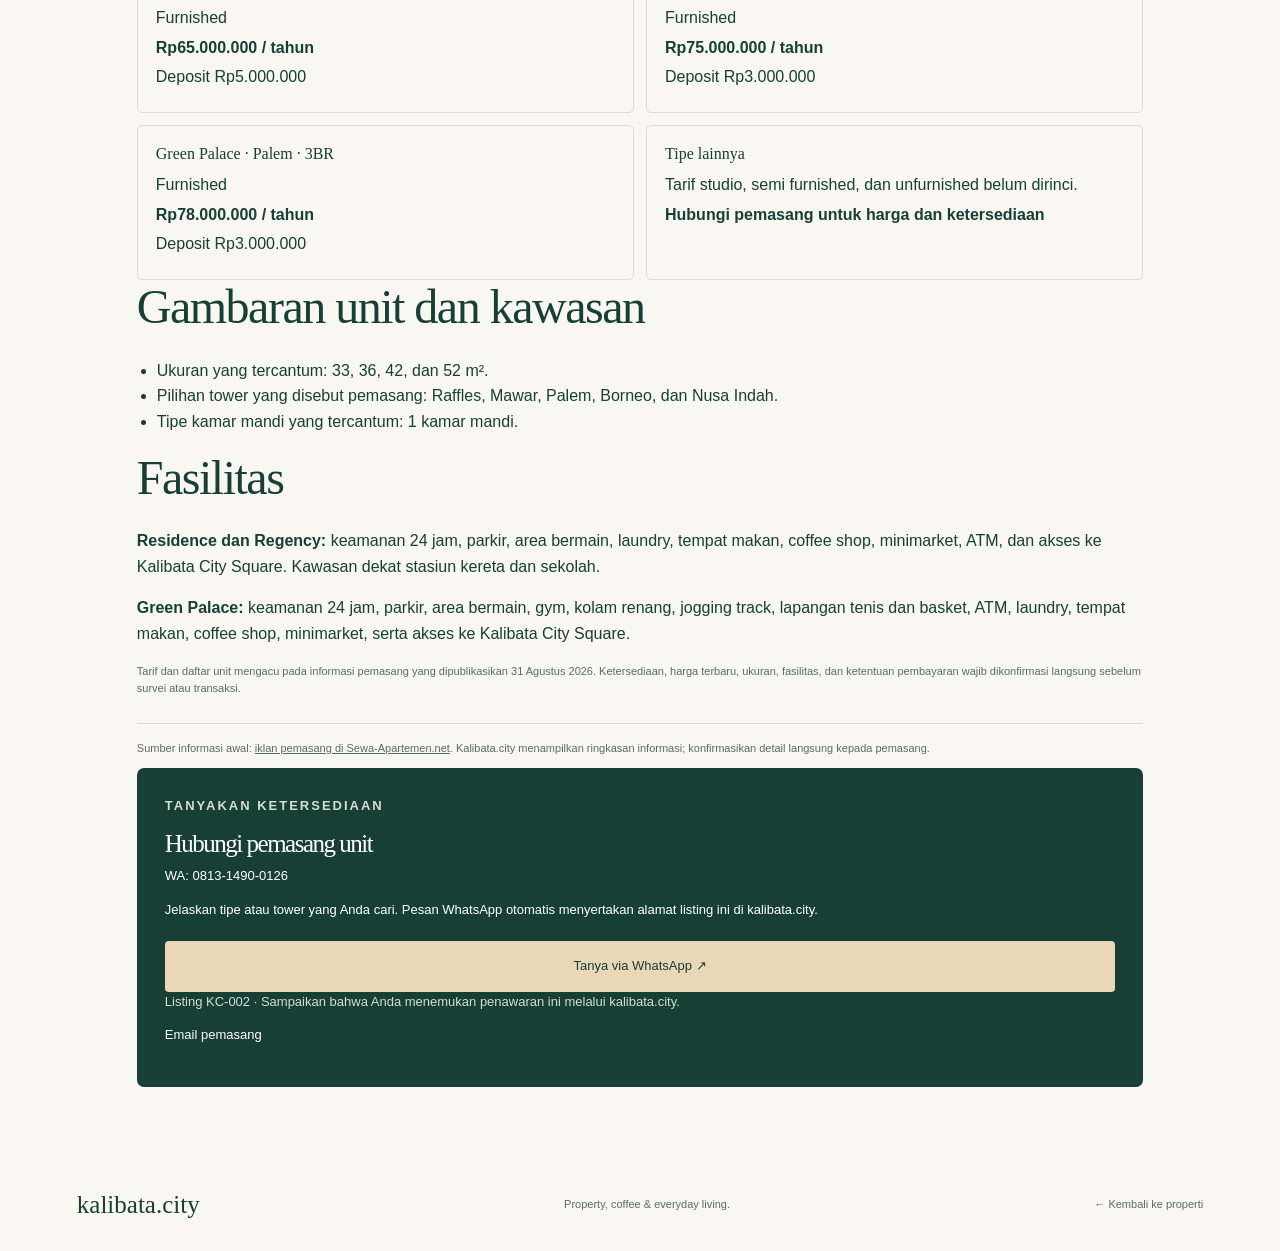
<file: properti/kc-002-green-palace-pilihan-unit.html>
<!doctype html>
<html lang="id">
<head>
<meta charset="utf-8"><meta name="viewport" content="width=device-width, initial-scale=1">
<title>Sewa Apartemen Kalibata City Residence – Regency – Green Palace (Studio, 2BR, 3BR) Furnished dan Unfurnished | kalibata.city</title>
<meta name="description" content="Pilihan sewa apartemen di Kalibata City Residence, Regency, dan Green Palace. Studio, 2BR, dan 3BR; cek tipe, tower, tarif, dan hubungi pemasang via WhatsApp.">
<link rel="canonical" href="https://kalibata.city/properti/kc-002-green-palace-pilihan-unit.html">
<meta property="og:title" content="Sewa Apartemen Kalibata City Residence – Regency – Green Palace (Studio, 2BR, 3BR) Furnished dan Unfurnished">
<meta property="og:description" content="Pilihan studio, 2BR, dan 3BR di kawasan Kalibata City.">
<meta property="og:type" content="website"><meta property="og:url" content="https://kalibata.city/properti/kc-002-green-palace-pilihan-unit.html">
<meta property="og:image" content="https://kalibata.city/properti/img/kc-002/foto1.png"><meta name="theme-color" content="#173f35">
<link rel="stylesheet" href="../property-cafe.css">
<style>
.kc2-main{max-width:1160px;margin:auto;padding:38px 6% 72px}.kc2-breadcrumb{font-size:12px;color:#5c6b62;margin-bottom:30px}.kc2-head h1{font-size:clamp(36px,5vw,62px);line-height:1.04;letter-spacing:-1.6px;margin:14px 0}.kc2-head>p{font-size:14px;color:#5c6b62}.kc2-cover{margin:28px 0 10px}.kc2-cover img{display:block;width:100%;max-height:520px;object-fit:cover;border-radius:6px}.kc2-cover figcaption,.kc2-note{font-size:11px;color:#5c6b62;margin-top:9px}.kc2-gallery{display:grid;grid-template-columns:repeat(3,minmax(0,1fr));gap:14px;margin:24px 0 8px}.kc2-gallery figure{margin:0;border:1px solid #d8ded3;border-radius:5px;overflow:hidden;background:#f6f4ed}.kc2-gallery a{display:block}.kc2-gallery img{display:block;width:100%;height:285px;object-fit:cover}.kc2-gallery figcaption{font-size:11px;padding:10px 12px;color:#405349}.kc2-photo-note{font-size:12px;line-height:1.6;background:#f6f4ed;padding:12px 15px;border-left:3px solid #b78b58;margin:12px 0 28px;color:#405349}.kc2-layout{display:grid;grid-template-columns:minmax(0,1.55fr) minmax(280px,.8fr);gap:42px;margin-top:36px;align-items:start}.kc2-copy h2{font-size:27px;margin:30px 0 14px}.kc2-copy h2:first-child{margin-top:0}.kc2-copy p,.kc2-copy li{font-size:14px;line-height:1.7}.kc2-offers{display:grid;grid-template-columns:repeat(2,minmax(0,1fr));gap:12px}.kc2-offer{border:1px solid #d8ded3;padding:18px;border-radius:5px}.kc2-offer h3{font-size:16px;margin:0 0 9px}.kc2-offer p{margin:4px 0}.kc2-price{font-weight:700;color:#173f35}.kc2-contact{background:#173f35;color:white;border-radius:7px;padding:28px;position:sticky;top:24px}.kc2-contact .eyebrow{color:#d4dfd0}.kc2-contact h2{font-size:25px;margin:8px 0}.kc2-contact p{font-size:13px;line-height:1.6}.kc2-contact .button{display:flex;justify-content:center;background:#e9d7b8;color:#173f35;font-size:13px;margin-top:20px}.kc2-source{border-top:1px solid #d8ded3;margin-top:25px;padding-top:16px;font-size:11px!important;color:#5c6b62}.kc2-source a{text-decoration:underline}.kc2-info{padding-left:20px}.kc2-list{margin:8px 0 0;padding-left:20px}.kc2-contact-note{font-size:11px;color:#d4dfd0}@media(max-width:820px){.kc2-layout{grid-template-columns:1fr}.kc2-contact{position:static}}@media(max-width:820px){.kc2-gallery{grid-template-columns:repeat(2,minmax(0,1fr))}.kc2-gallery img{height:260px}}@media(max-width:560px){.kc2-main{padding:24px 5% 50px}.kc2-offers{grid-template-columns:1fr}.kc2-contact{padding:23px}.kc2-gallery{gap:9px}.kc2-gallery img{height:220px}.kc2-gallery figcaption{padding:8px;font-size:10px}}
</style>
</head>
<body>
<a class="skip" href="#detail">Langsung ke pilihan unit</a>
<header class="header"><a class="brand" href="../index.html"><span class="brand-icon" aria-hidden="true">k.</span><span>kalibata<span class="brand-city">.city</span><small>PROPERTY & CAFÉ</small></span></a><nav aria-label="Navigasi utama"><a href="../index.html#properti">Properti</a><a href="../index.html#cafe">Café & Kuliner</a><a href="../index.html#bergabung">Pasang listing</a></nav></header>
<main class="kc2-main" id="detail">
<nav class="kc2-breadcrumb" aria-label="Breadcrumb"><a href="../index.html">Beranda</a> / <a href="../index.html#properti">Properti</a> / KC-002</nav>
<section class="kc2-head"><span class="listing-label">DISEWAKAN · KC-002 · PILIHAN BEBERAPA TIPE</span><h1>Sewa Apartemen Kalibata City Residence – Regency – Green Palace (Studio, 2BR, 3BR) Furnished dan Unfurnished</h1><p>Residence · Regency · Green Palace · Jakarta Selatan</p></section>
<section class="kc2-gallery" aria-label="Foto promosi pilihan unit Kalibata City">
<figure><a href="img/kc-002/foto1.png" target="_blank" rel="noopener noreferrer"><img src="img/kc-002/foto1.png" alt="Kamar tidur dengan tempat tidur dan lemari" width="600" height="800" fetchpriority="high"></a><figcaption>Area tidur</figcaption></figure>
<figure><a href="img/kc-002/foto2.png" target="_blank" rel="noopener noreferrer"><img src="img/kc-002/foto2.png" alt="Area makan dengan meja tinggi dan kursi" width="600" height="800" loading="lazy"></a><figcaption>Area makan</figcaption></figure>
<figure><a href="img/kc-002/foto3.png" target="_blank" rel="noopener noreferrer"><img src="img/kc-002/foto3.png" alt="Dapur dengan kitchen set dan perlengkapan" width="600" height="800" loading="lazy"></a><figcaption>Dapur</figcaption></figure>
<figure><a href="img/kc-002/foto4.png" target="_blank" rel="noopener noreferrer"><img src="img/kc-002/foto4.png" alt="Ruang duduk dan area dapur" width="600" height="800" loading="lazy"></a><figcaption>Ruang duduk</figcaption></figure>
<figure><a href="img/kc-002/foto5.png" target="_blank" rel="noopener noreferrer"><img src="img/kc-002/foto5.png" alt="Kamar tidur dengan tempat tidur dan meja rias" width="600" height="800" loading="lazy"></a><figcaption>Kamar tidur</figcaption></figure>
<figure><a href="img/kc-002/foto6.png" target="_blank" rel="noopener noreferrer"><img src="img/kc-002/foto6.png" alt="Area dapur dan ruang tidur" width="600" height="800" loading="lazy"></a><figcaption>Dapur dan Ruang tidur</figcaption></figure>
</section>
<p class="kc2-photo-note"><strong>Catatan foto:</strong> foto promosi ini digunakan untuk menawarkan beberapa pilihan unit. Tower dan unit spesifik pada tiap foto belum dikonfirmasi. Minta foto aktual unit yang tersedia kepada pemasang sebelum survei.</p>
<h2>Pilihan tipe dan harga sewa</h2><p>Informasi pemasang mencantumkan unit studio, 2BR, dan 3BR dengan pilihan kondisi furnished, semi furnished, atau unfurnished. Rincian tarif yang tersedia saat ini:</p>
<div class="kc2-offers">
<article class="kc2-offer"><h3>Residence / Regency · 2BR</h3><p>Fully furnished</p><p class="kc2-price">Rp24.000.000 / 6 bulan</p><p>Deposit Rp2.000.000</p></article>
<article class="kc2-offer"><h3>Green Palace · Nusa Indah · 2BR standar</h3><p>Furnished</p><p class="kc2-price">Rp52.000.000 / tahun</p><p>Deposit Rp2.000.000</p></article>
<article class="kc2-offer"><h3>Green Palace · Raffles · 2BR besar</h3><p>Furnished</p><p class="kc2-price">Rp65.000.000 / tahun</p><p>Deposit Rp5.000.000</p></article>
<article class="kc2-offer"><h3>Green Palace · Raffles · 3BR ditata menjadi 2BR</h3><p>Furnished</p><p class="kc2-price">Rp75.000.000 / tahun</p><p>Deposit Rp3.000.000</p></article>
<article class="kc2-offer"><h3>Green Palace · Palem · 3BR</h3><p>Furnished</p><p class="kc2-price">Rp78.000.000 / tahun</p><p>Deposit Rp3.000.000</p></article>
<article class="kc2-offer"><h3>Tipe lainnya</h3><p>Tarif studio, semi furnished, dan unfurnished belum dirinci.</p><p class="kc2-price">Hubungi pemasang untuk harga dan ketersediaan</p></article>
</div>
<h2>Gambaran unit dan kawasan</h2><ul class="kc2-info"><li>Ukuran yang tercantum: 33, 36, 42, dan 52 m².</li><li>Pilihan tower yang disebut pemasang: Raffles, Mawar, Palem, Borneo, dan Nusa Indah.</li><li>Tipe kamar mandi yang tercantum: 1 kamar mandi.</li></ul>
<h2>Fasilitas</h2><p><strong>Residence dan Regency:</strong> keamanan 24 jam, parkir, area bermain, laundry, tempat makan, coffee shop, minimarket, ATM, dan akses ke Kalibata City Square. Kawasan dekat stasiun kereta dan sekolah.</p><p><strong>Green Palace:</strong> keamanan 24 jam, parkir, area bermain, gym, kolam renang, jogging track, lapangan tenis dan basket, ATM, laundry, tempat makan, coffee shop, minimarket, serta akses ke Kalibata City Square.</p>
<p class="kc2-note">Tarif dan daftar unit mengacu pada informasi pemasang yang dipublikasikan 31 Agustus 2026. Ketersediaan, harga terbaru, ukuran, fasilitas, dan ketentuan pembayaran wajib dikonfirmasi langsung sebelum survei atau transaksi.</p>
<p class="kc2-source">Sumber informasi awal: <a href="https://www.sewa-apartemen.net/238007/sewa-apartemen-kalibata-city-residence-regency-green-palace-studio-2br-3br-furnished-dan-unfurnished/" target="_blank" rel="noopener noreferrer">iklan pemasang di Sewa-Apartemen.net</a>. Kalibata.city menampilkan ringkasan informasi; konfirmasikan detail langsung kepada pemasang.</p>
</div>
<aside class="kc2-contact" aria-label="Kontak pemasang"><p class="eyebrow">TANYAKAN KETERSEDIAAN</p><h2>Hubungi pemasang unit</h2><p>WA: <a href="tel:+6281314900126">0813-1490-0126</a></p><p>Jelaskan tipe atau tower yang Anda cari. Pesan WhatsApp otomatis menyertakan alamat listing ini di kalibata.city.</p>
<a class="button" href="https://wa.me/6281314900126?text=Halo%2C%20saya%20menghubungi%20dari%20kalibata.city.%20Saya%20tertarik%20dengan%20pilihan%20sewa%20apartemen%20Kalibata%20City%20pada%20https%3A%2F%2Fkalibata.city%2Fproperti%2Fkc-002-green-palace-pilihan-unit.html.%20Saya%20mencari%20unit%20%5Btipe%20kamar%2Ftower%5D%20dan%20ingin%20menanyakan%20ketersediaan%2C%20harga%20terbaru%2C%20serta%20jadwal%20survei." target="_blank" rel="noopener noreferrer">Tanya via WhatsApp ↗</a>
<p class="kc2-contact-note">Listing KC-002 · Sampaikan bahwa Anda menemukan penawaran ini melalui kalibata.city.</p><p><a href="mailto:oishshiera@gmail.com">Email pemasang</a></p></aside></div>
</main><footer><a class="footer-brand" href="../index.html">kalibata.city</a><span>Property, coffee & everyday living.</span><a href="../index.html#properti">← Kembali ke properti</a></footer>
</body></html>
</file>
<file: property-cafe.css>
*{box-sizing:border-box}html{scroll-behavior:smooth;scroll-padding-top:110px}body{margin:0;background:#f8f7f2;color:#173f35;font-family:Arial,Helvetica,sans-serif;line-height:1.6}a{color:inherit;text-decoration:none}a:focus-visible{outline:3px solid #a46232;outline-offset:6px}.skip{position:fixed;top:-100px;background:white;padding:12px;z-index:20}.skip:focus{top:8px}.header{height:100px;display:flex;align-items:center;justify-content:space-between;padding:0 6%;border-bottom:1px solid #d9ded5;background:#f8f7f2;gap:24px}.brand{display:flex;gap:12px;align-items:center;font-size:25px;font-weight:700;line-height:1.1;letter-spacing:-1px}.brand-icon{display:grid;place-items:center;width:43px;height:43px;border:1px solid #173f35;border-radius:50%;font:italic 32px Georgia}.brand-city{font-weight:400}.brand small{display:block;letter-spacing:2.5px;font-size:8px;margin-top:8px}.header nav{display:flex;gap:30px;font-size:13px}.nav-cta{font-size:12px;border:1px solid #173f35;padding:11px 18px;border-radius:4px}.nav-cta span{margin-left:16px}.hero{padding:65px 6% 70px;display:grid;grid-template-columns:1.08fr 1fr;gap:5%;align-items:center;max-width:1600px;margin:auto}.eyebrow{font-size:10px;font-weight:700;letter-spacing:2px;display:flex;align-items:center;gap:10px}.eyebrow span{width:6px;height:6px;border-radius:50%;background:#a46232}h1,h2,h3,p{margin-top:0}h1{font:clamp(48px,5.6vw,86px)/1.07 Georgia,serif;letter-spacing:-3px;margin:24px 0}em{color:#a46232;font-weight:400}h2{font:48px/1.12 Georgia,serif;letter-spacing:-1.5px;margin-bottom:24px}h3{font:26px/1.2 Georgia,serif}.intro{max-width:400px;font-size:15px;color:#5c6b62;line-height:1.9}.actions{display:flex;align-items:center;gap:27px;margin:30px 0 40px}.button{display:inline-flex;gap:24px;align-items:center;background:#173f35;color:#fff;padding:15px 21px;border-radius:4px;font-size:12px}.button:hover{background:#285749}.text-link{font-size:12px;font-weight:bold;border-bottom:1px solid;padding-bottom:7px;display:inline-block}.text-link span{margin-left:12px}.hero-note{font-size:10px;color:#6b756b}.hero-art{height:515px;position:relative;background:#e7d7bc;border-radius:160px 160px 5px 5px;overflow:hidden}.sun{position:absolute;width:135px;height:135px;background:#bd784d;border-radius:50%;right:10%;top:55px}.tower{position:absolute;bottom:0;background-color:#c2b79f;background-image:repeating-linear-gradient(0deg,transparent 0 20px,#e1d7c5 20px 27px),repeating-linear-gradient(90deg,transparent 0 16px,#847e6b 16px 24px);box-shadow:15px 0 0 #9b9b86}.tower-one{height:270px;width:130px;left:23px}.tower-two{height:350px;width:120px;left:172px}.tower-three{height:230px;width:125px;right:-10px}.plant{position:absolute;bottom:-30px;border-radius:50%;background:#284b3d;width:155px;height:220px;transform:rotate(-25deg)}.plant-one{left:-80px}.plant-two{right:-70px;background:#46624a;transform:rotate(20deg)}.art-caption{position:absolute;top:45px;left:35px;font-size:8px;letter-spacing:2px;line-height:1.8}.coffee-card{position:absolute;bottom:35px;left:28px;right:28px;background:#fbf8ef;box-shadow:0 12px 25px #1a30251f;padding:20px;display:flex;align-items:center;gap:20px;border-radius:5px}.coffee-card span{font-size:7px;letter-spacing:1.8px;display:block}.coffee-card strong{display:block;font:25px Georgia;margin-top:5px}.cup{width:55px;height:55px;border:8px solid #e8d9bb;background:#603b27;border-radius:50%;box-shadow:0 0 0 5px #f0e6d1}.art-label{position:absolute;bottom:7px;right:20px;font-size:7px;letter-spacing:1px;color:#fff}.strip{background:#173f35;color:#fff;padding:21px 6%;display:flex;align-items:center;justify-content:space-between;gap:20px}.strip>span{font:italic 20px Georgia}.strip p{margin:0;font-size:9px;letter-spacing:2px}.strip i{color:#d1b58b;margin:0 18px;font-style:normal}.section{padding:85px 6%;max-width:1600px;margin:auto}.section-top{display:flex;justify-content:space-between;align-items:end;gap:30px}.section-top>p{font-size:13px;color:#5c6b62;max-width:340px}.category-grid{display:grid;grid-template-columns:repeat(3,1fr);gap:20px;margin-top:24px}.category{padding:30px;background:#eeeee5;border:1px solid #dee1d5;min-height:260px;display:flex;flex-direction:column;align-items:start}.category-number{font-size:10px;letter-spacing:2px;margin-bottom:28px}.category p{font-size:13px;color:#5c6b62}.category .status{font-size:10px;border:1px solid #b4bdb0;padding:5px 10px;border-radius:20px;margin-top:auto}.category.feature{background:#e8d9c4;border-color:#e8d9c4}.category.feature a{margin-top:auto}.data-note{font-size:11px;color:#667265;margin:20px 0 0}.cafe-section{display:grid;grid-template-columns:1fr 1fr;background:#edece3}.cafe-visual{min-height:560px;background:#a56843;position:relative;overflow:hidden;color:#fff3dd;padding:60px 12%}.cafe-word{font:75px/1.02 Georgia;letter-spacing:-3px;position:relative;z-index:1}.cafe-word em{color:#efd1a5}.coffee-ring{position:absolute;width:290px;height:290px;right:-70px;bottom:35px;border:35px solid #d8bc91;box-shadow:0 0 0 15px #ead8b6,0 25px 40px #44271440;border-radius:50%;background:radial-gradient(ellipse at 35% 40%,#d6a874 0 8%,#a07145 9% 17%,#51341f 19% 100%)}.visual-label{position:absolute;bottom:30px;font-size:9px;letter-spacing:3px}.cafe-copy{padding:65px 12%}.cafe-copy>p:not(.eyebrow){font-size:14px;color:#5c6b62}.tags{display:flex;gap:8px;flex-wrap:wrap}.tags span{font-size:10px;border:1px solid #c1c8b9;border-radius:20px;padding:5px 10px}.cafe-notice{border-top:1px solid #c9cec0;padding-top:22px;margin:25px 0}.cafe-notice strong{font-size:13px}.cafe-notice p{font-size:12px;color:#5c6b62;margin:7px 0 0}.neighborhood{text-align:center}.neighborhood>.eyebrow{justify-content:center}.neighborhood-grid{display:grid;grid-template-columns:repeat(3,1fr);gap:40px;margin-top:45px;text-align:left}.neighborhood-grid>div{border-top:1px solid #c5ccbe;padding-top:22px}.neighborhood-grid span{font-size:9px;letter-spacing:2px}.neighborhood-grid h3{margin:18px 0 12px}.neighborhood-grid p{font-size:13px;color:#5c6b62}.join{background:#173f35;color:#fff;display:grid;grid-template-columns:1fr 1fr;gap:70px;max-width:none}.join em{color:#d6b78a}.join>div>p:not(.eyebrow){font-size:13px;color:#d0dacf;max-width:350px}.join-details{padding:25px 35px;border:1px solid #547266}.join-details h3{font-size:25px}.join-details ul{padding-left:19px;font-size:13px;line-height:2.2}.join-note{font-size:11px;color:#ced9cc;border-top:1px solid #547266;padding-top:17px;margin-bottom:0}footer{padding:32px 6%;display:flex;justify-content:space-between;align-items:center;gap:20px;font-size:11px;color:#5c6b62}.footer-brand{font:25px Georgia;color:#173f35}@media(min-width:1500px){.hero-art{height:610px}}@media(max-width:850px){.header{padding:18px 5%;height:auto;flex-wrap:wrap;gap:18px}.header nav{order:3;width:100%;justify-content:center;border-top:1px solid #dee1d5;padding-top:14px}.hero{padding:40px 5%;gap:30px}.hero-art{height:430px}.coffee-card{padding:15px;gap:12px;left:15px;right:15px}.coffee-card strong{font-size:19px}.coffee-card span{font-size:6px}.cup{flex-shrink:0;width:40px;height:40px;border-width:6px}.actions{gap:18px;flex-wrap:wrap}.strip{align-items:start;flex-direction:column;padding:22px 5%}.section{padding:60px 5%}.section-top{align-items:start;flex-direction:column;gap:0}.category{padding:23px}.category-grid{gap:12px}.cafe-copy{padding:45px 8%}.cafe-word{font-size:62px}.cafe-visual{min-height:530px;padding:45px 10%}.join{gap:30px}h2{font-size:39px}}@media(max-width:600px){.brand{font-size:22px}.nav-cta{font-size:10px;padding:9px 12px}.nav-cta span{margin-left:6px}.header nav{gap:25px;font-size:12px}.hero{grid-template-columns:1fr;padding-top:30px}.hero h1{font-size:59px}.hero-art{height:390px;border-radius:120px 120px 5px 5px}.hero-note{margin-bottom:0}.hero-copy .eyebrow{font-size:8px}.actions{margin-bottom:25px}.strip p{font-size:7px;letter-spacing:1px}.strip i{margin:0 8px}.category-grid,.neighborhood-grid,.join{grid-template-columns:1fr}.category{min-height:220px}.category-number{margin-bottom:20px}.cafe-section{grid-template-columns:1fr}.cafe-visual{min-height:340px;padding:35px 8%}.cafe-word{font-size:66px}.coffee-ring{width:220px;height:220px;right:0;bottom:25px}.cafe-copy{padding:40px 6%}.neighborhood-grid{gap:25px}.join{gap:25px}.join-details{padding:25px}.section{padding-top:50px;padding-bottom:50px}footer{flex-direction:column;align-items:start;gap:10px}.hero-art .tower-two{height:290px}.hero-art .tower-one{height:220px}.hero-art .tower-three{height:200px}}@media(prefers-reduced-motion:reduce){html{scroll-behavior:auto}}
/* Cover utama Green Palace */
.hero-photo img{display:block;width:100%;height:100%;object-fit:cover;object-position:center;}

/* Foto kawasan properti */
.property-photo{margin:24px 0 30px;background:#eeeee5;border-radius:5px;overflow:hidden;display:grid;grid-template-columns:minmax(0,1.5fr) minmax(0,1fr);align-items:center}.property-photo img{display:block;width:100%;height:420px;object-fit:cover;object-position:center}.property-photo figcaption{padding:35px;font:36px/1.2 Georgia,serif;color:#173f35}@media(max-width:600px){.property-photo{grid-template-columns:1fr}.property-photo img{height:auto;max-height:480px;object-fit:cover}.property-photo figcaption{padding:22px;font-size:28px}}

/* Foto cafe asli */
.cafe-photo{padding:0;min-height:0;display:flex;align-items:center;justify-content:center;background:#e4e2d7}.cafe-photo img{display:block;width:100%;height:100%;max-height:700px;object-fit:contain}@media(max-width:600px){.cafe-photo img{height:auto;max-height:520px}}
.category-grid > .category {
  min-width: 0;
}

.category-grid > .category img {
  display: block;
  width: 100%;
  max-width: 100%;
  height: 190px;
  object-fit: cover;
}
</file>
